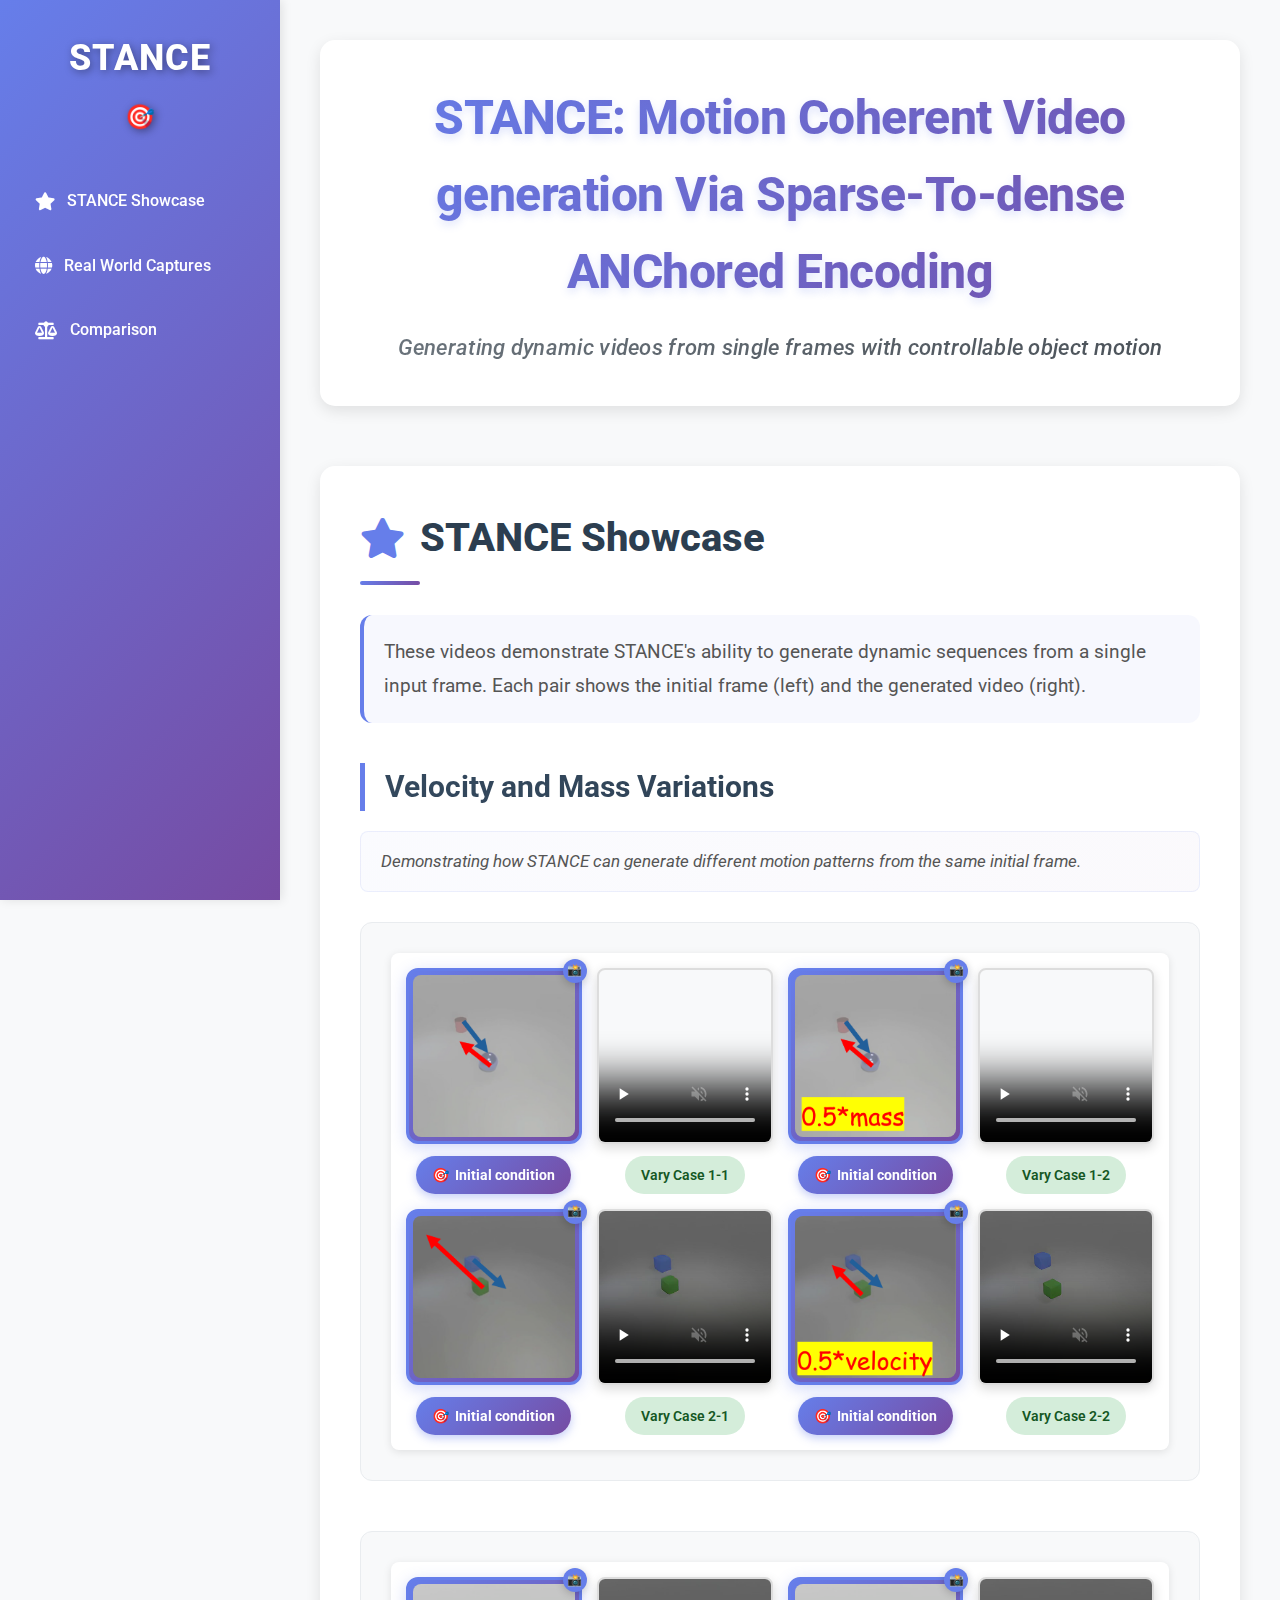
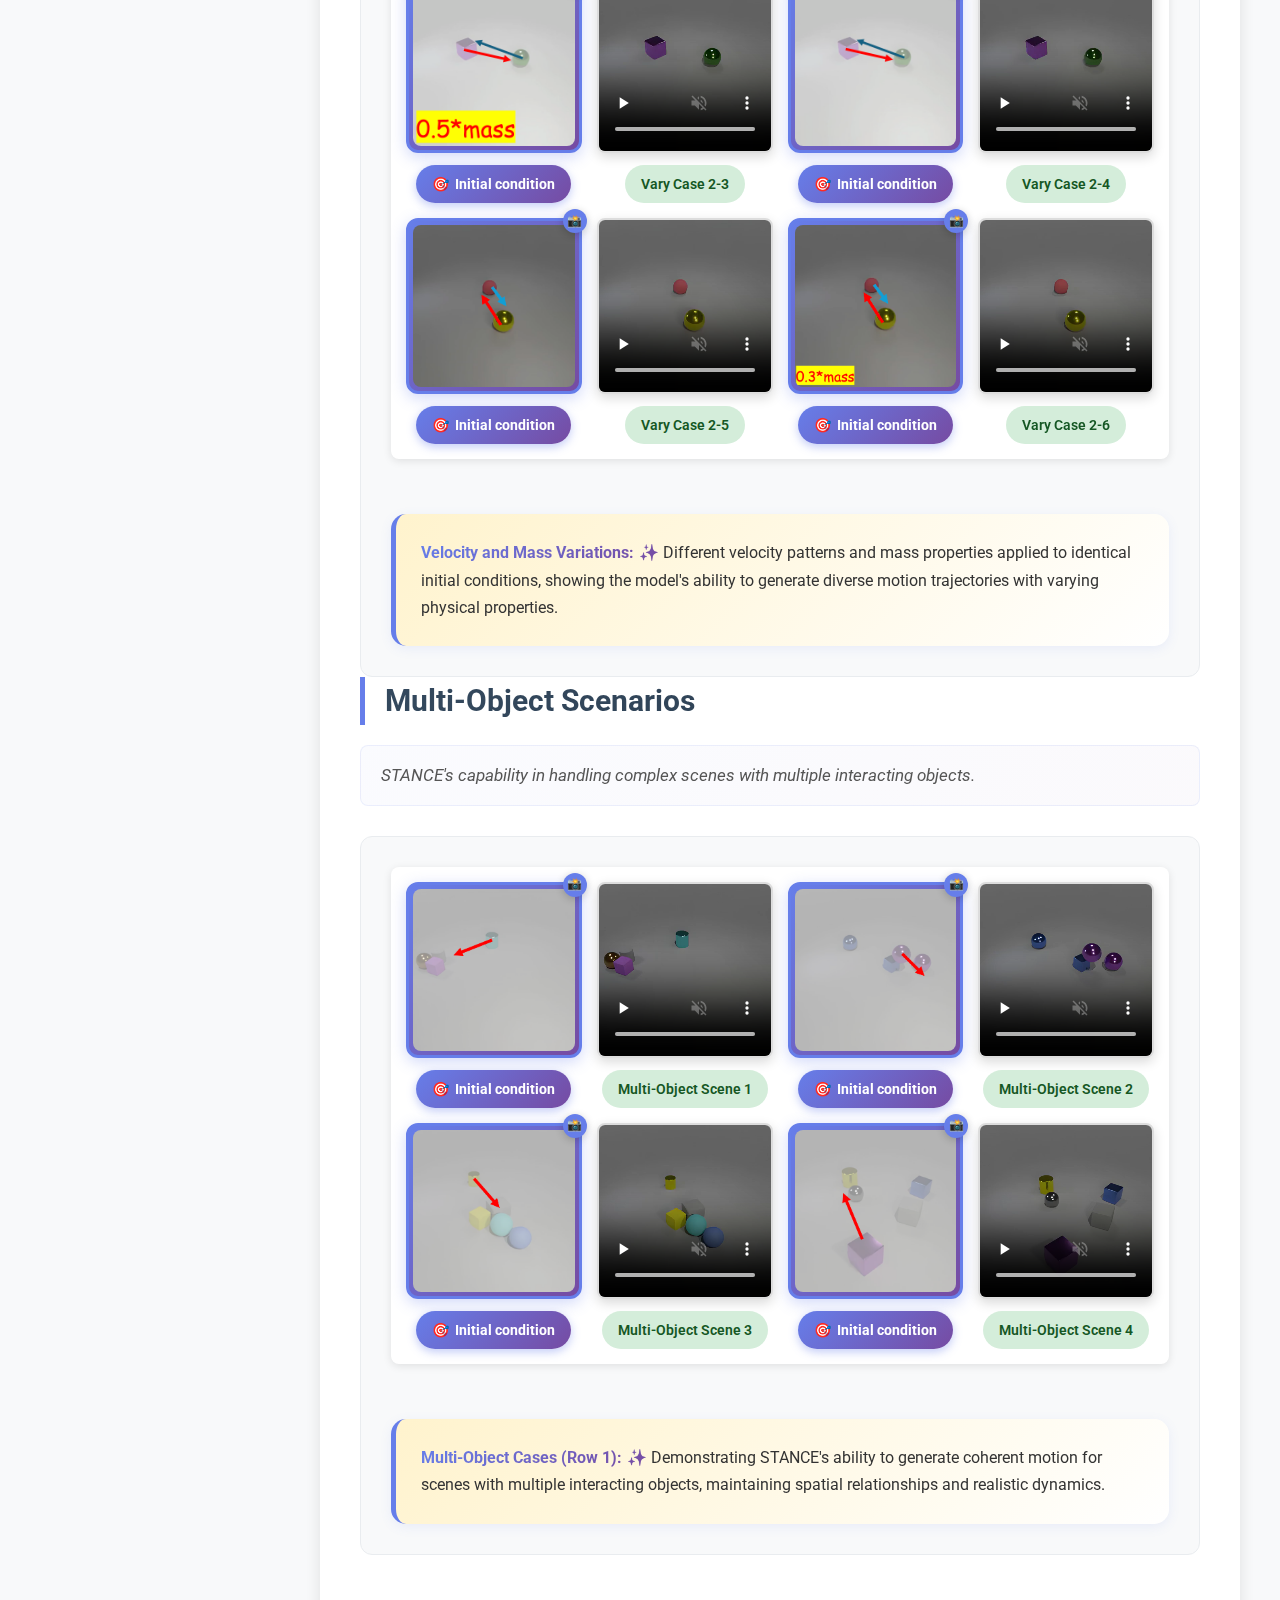
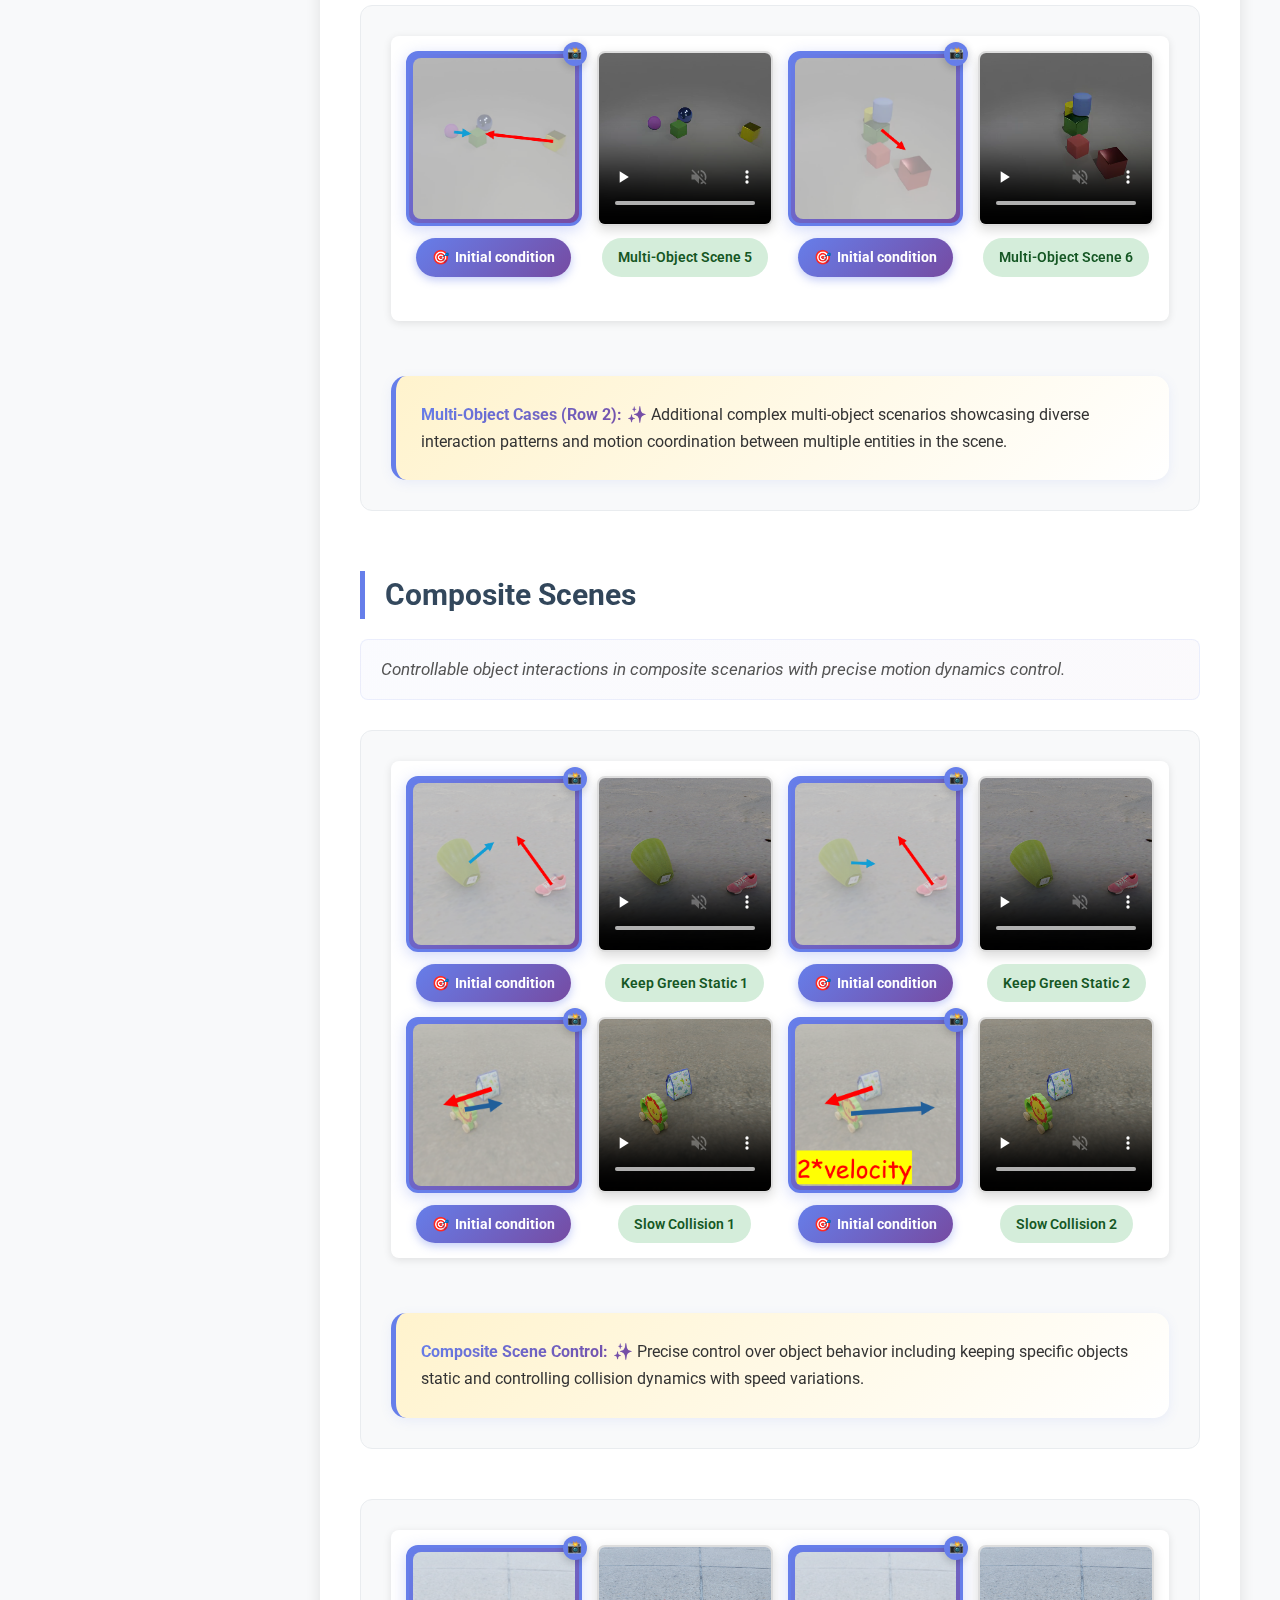
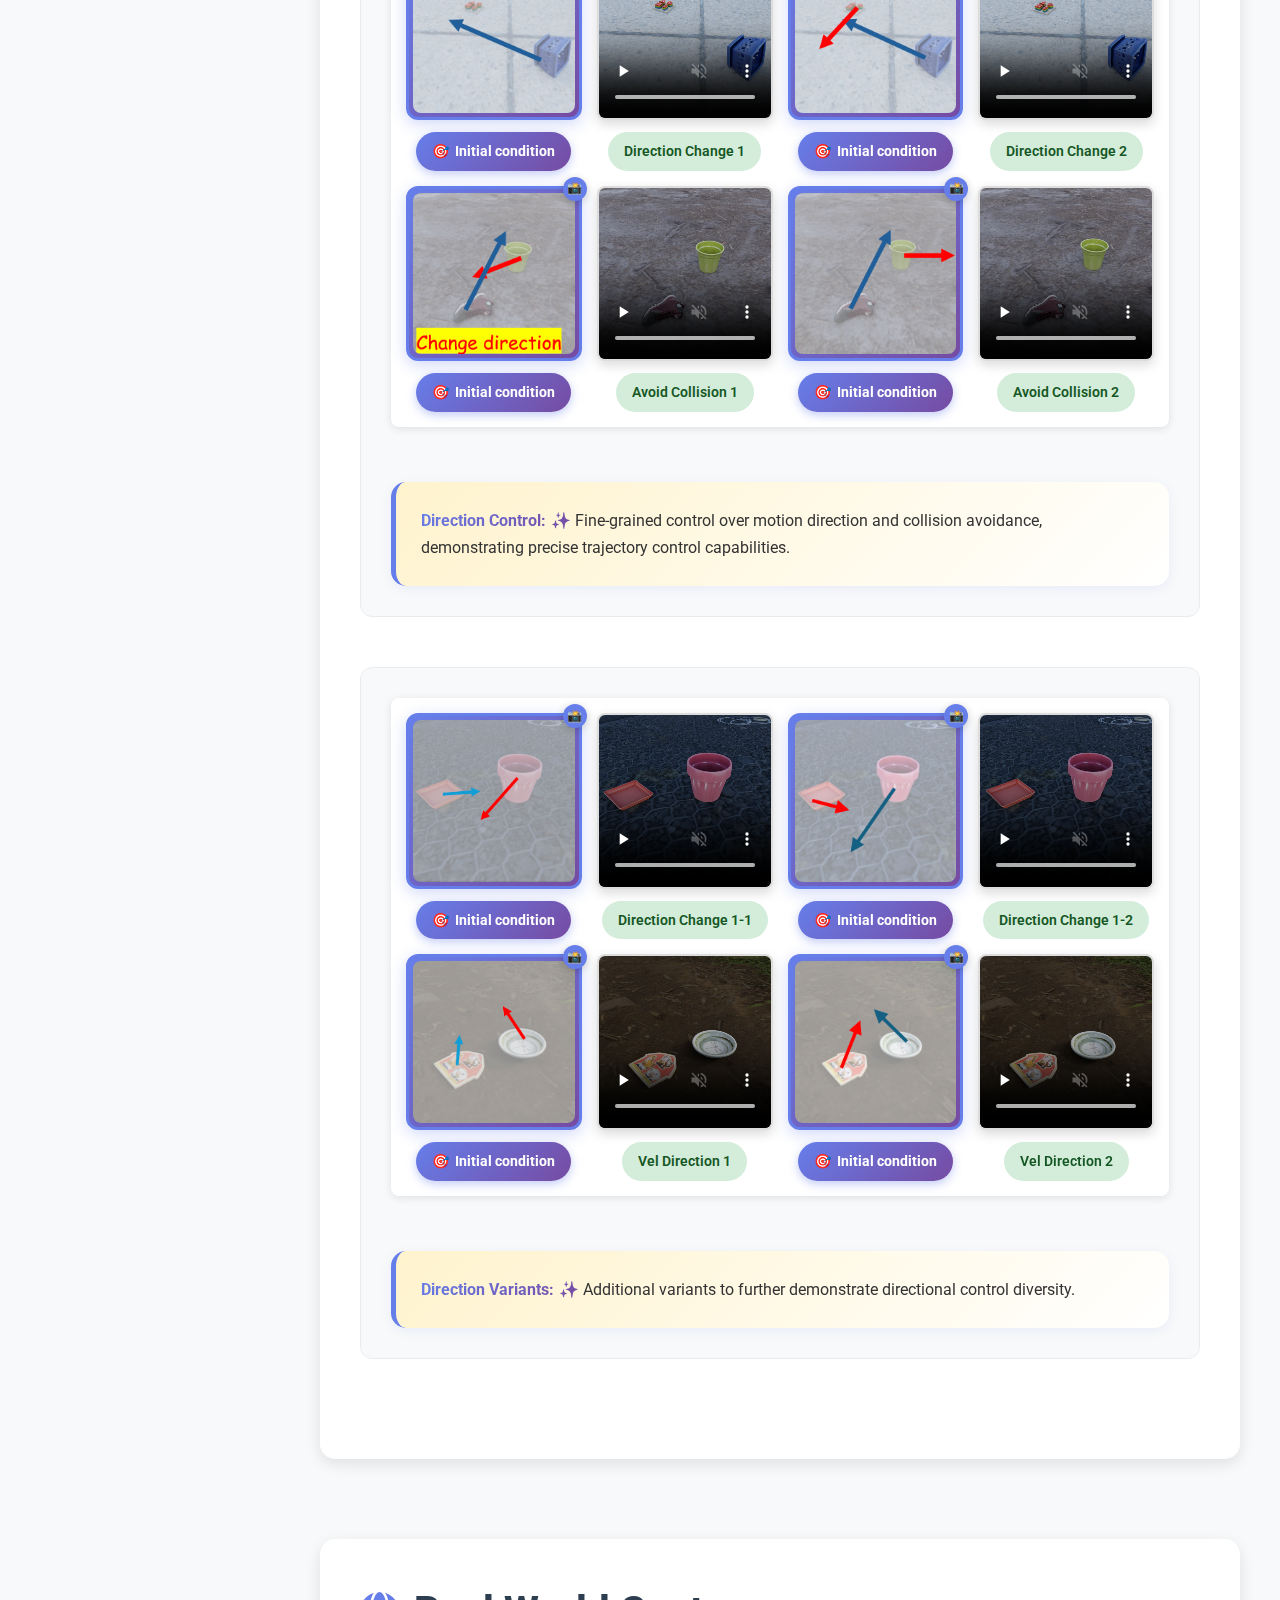
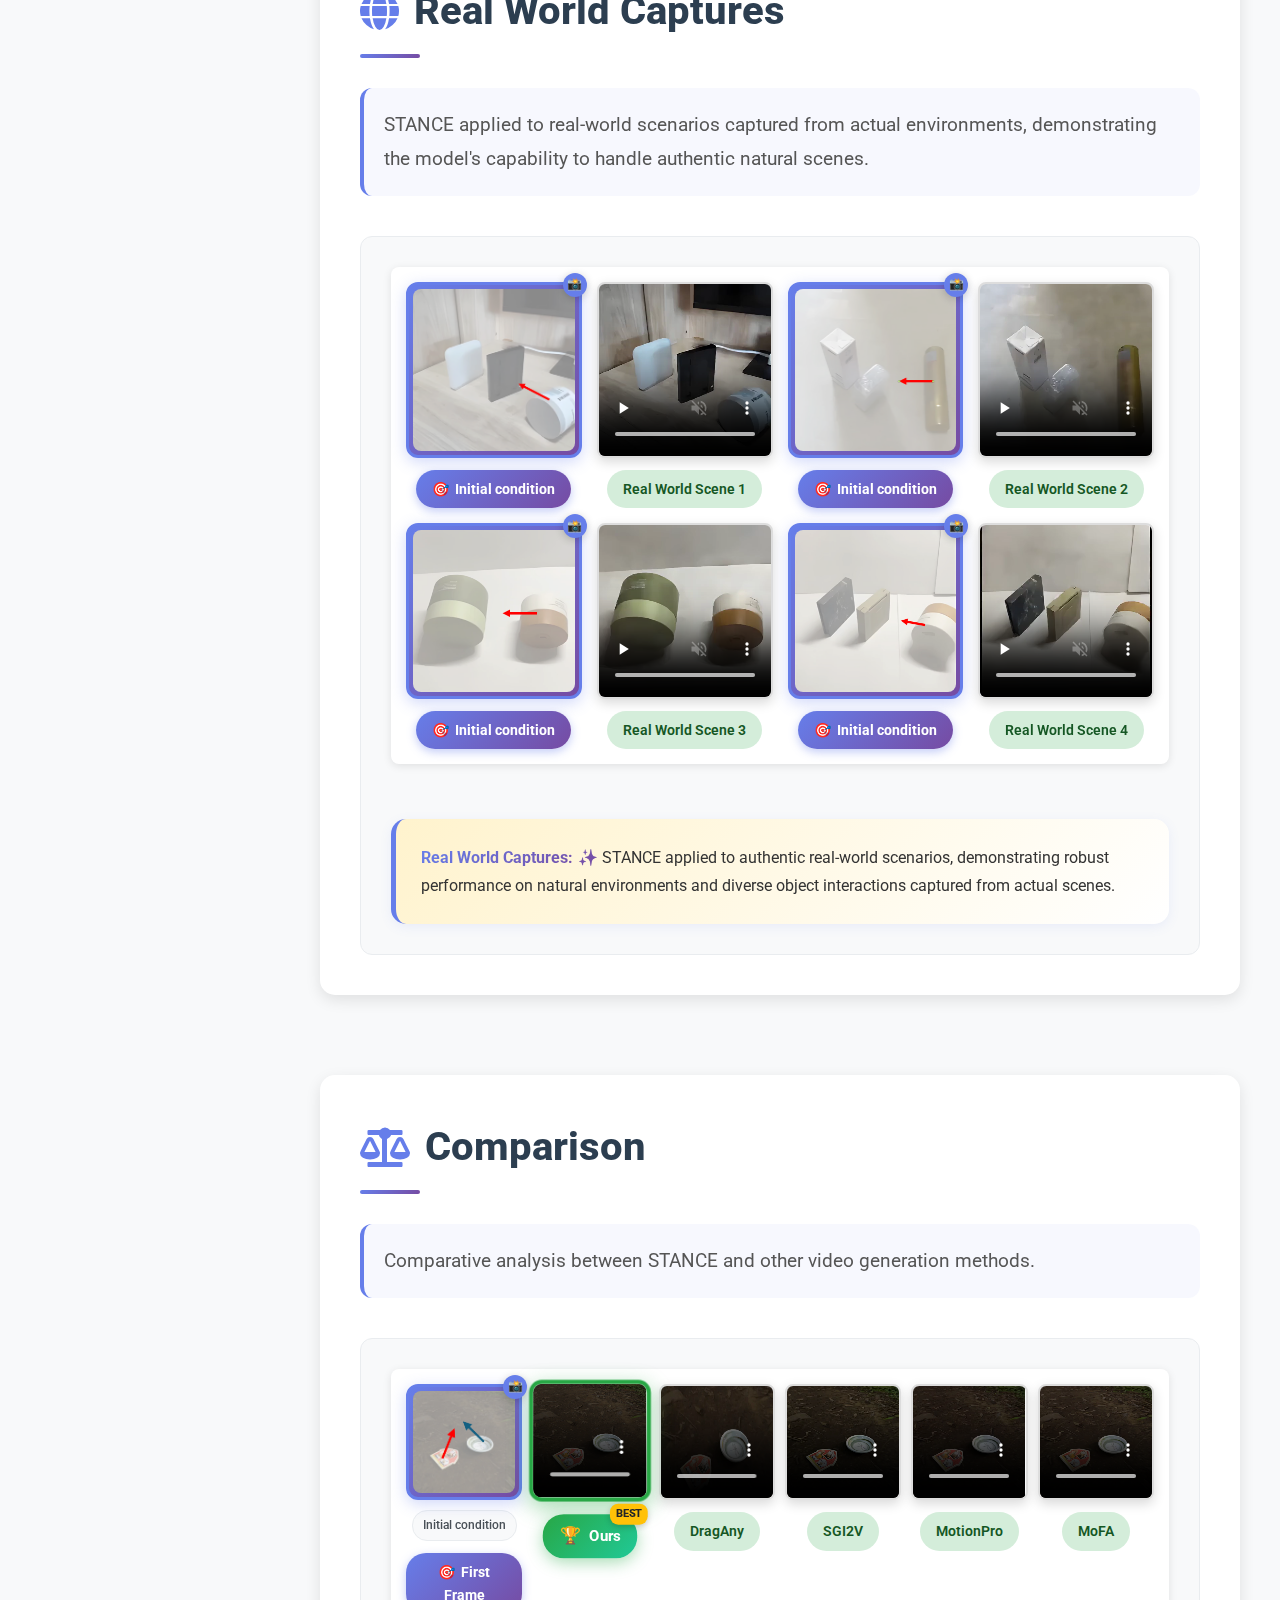
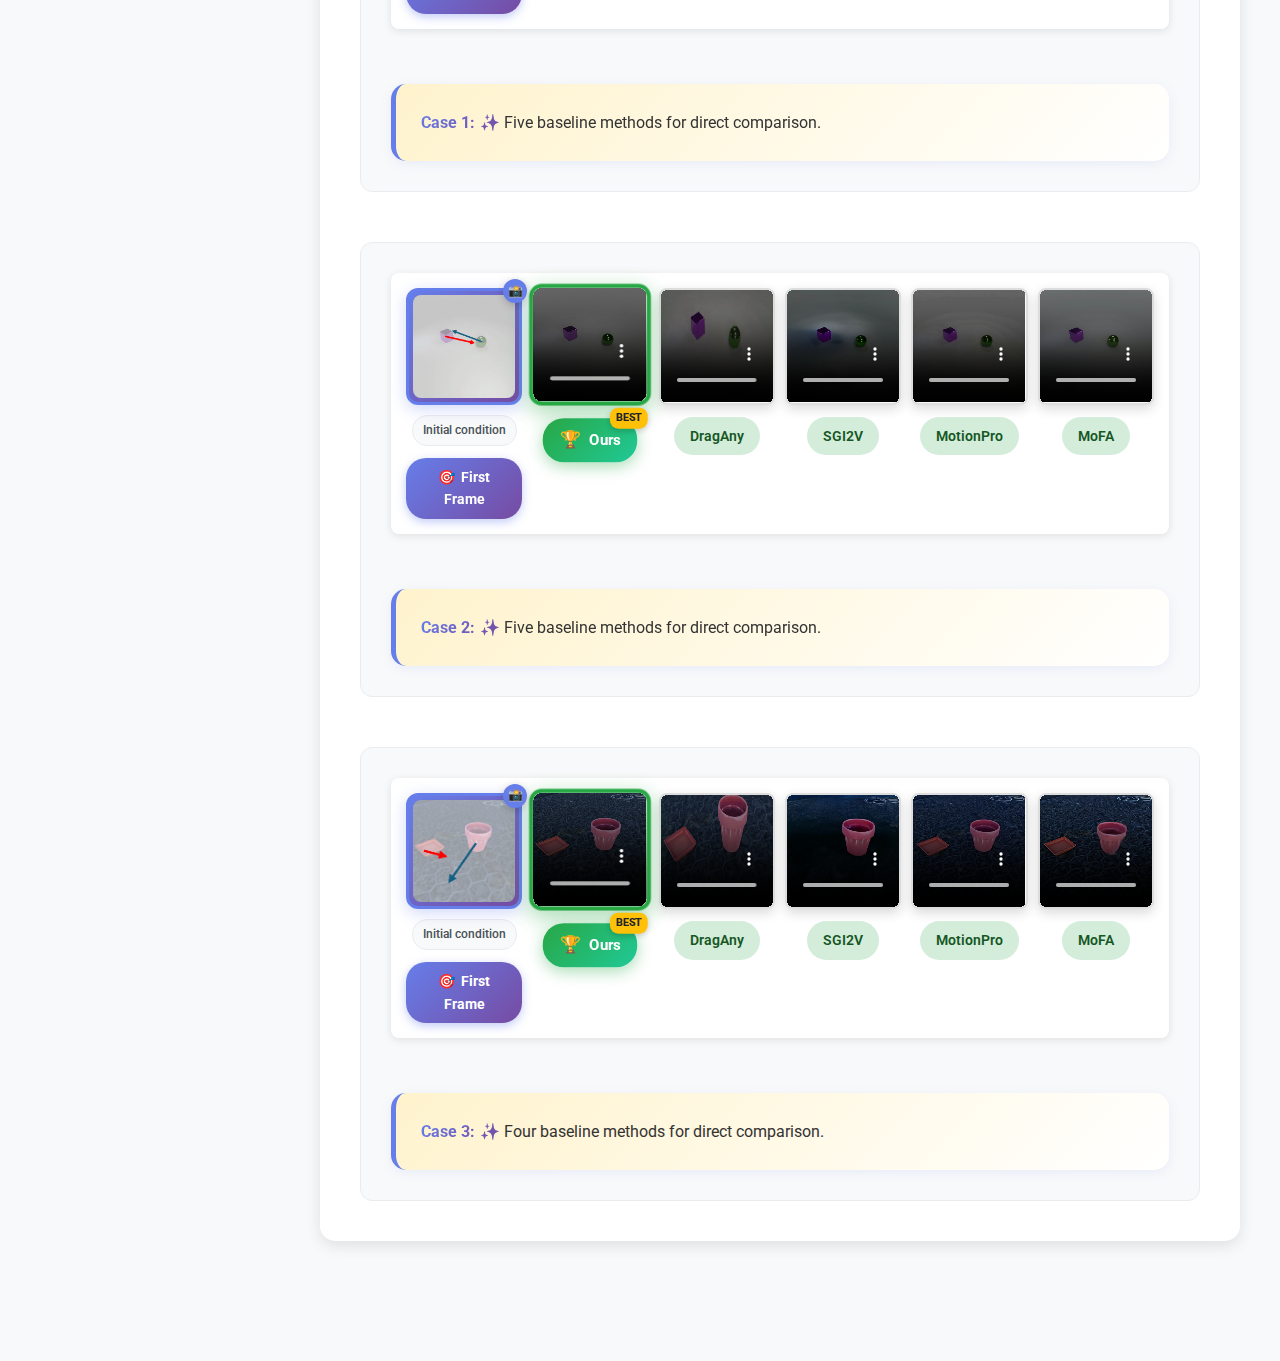
<file: index.html>
<!DOCTYPE html>
<html lang="en">
<head>
    <meta charset="UTF-8">
    <meta name="viewport" content="width=device-width, initial-scale=1.0">
    <title>STANCE: Showcase Videos</title>
    <link rel="stylesheet" href="https://fonts.googleapis.com/css2?family=Roboto:wght@400;500;700&family=Montserrat:wght@400;700&display=swap">
    <link rel="stylesheet" href="https://cdnjs.cloudflare.com/ajax/libs/font-awesome/5.15.3/css/all.min.css">
    <link rel="stylesheet" href="./styles.css">
</head>
<body>
    <div id="mobile-warning">
        For the best experience, it's better to use a desktop computer to view this website.
        <br>
        <button onclick="dismissWarning()">Continue</button>
    </div>
    
    <div class="sidebar">
        <h2 class="sidebar-title">STANCE</h2>
        <ul>
            <li><a href="#stance-showcase" class="nav-link"><i class="fas fa-star"></i> STANCE Showcase</a></li>
            <li><a href="#real-world" class="nav-link"><i class="fas fa-globe"></i> Real World Captures</a></li>
            <li><a href="#comparison" class="nav-link"><i class="fas fa-balance-scale"></i> Comparison</a></li>
            </ul>
    </div>
    
    <div class="content">
        <div id="paper-info" class="paper-info">
            <h1>STANCE: Motion Coherent Video generation Via Sparse-To-dense ANChored Encoding</h1>
            <p class="subtitle">Generating dynamic videos from single frames with controllable object motion</p>
            </div>

        <!-- STANCE Showcase Section -->
        <section id="stance-showcase" class="main-section">
            <h2><i class="fas fa-star"></i> STANCE Showcase</h2>
            <p class="section-description">
                These videos demonstrate STANCE's ability to generate dynamic sequences from a single input frame. 
                Each pair shows the initial frame (left) and the generated video (right).
            </p>
            
            <!-- Vary Subsection -->
            <div class="subsection">
                <h3>Velocity and Mass Variations</h3>
                <p class="subsection-description">Demonstrating how STANCE can generate different motion patterns from the same initial frame.</p>
                
                <div class="video-grid">
                    <!-- Vary Cases - First Row (4 videos) -->
                    <div class="video-pair">
                        <div class="video-row-four">
                            <div class="video-container-with-frame">
                                <div class="video-container-small">
                                    <div class="first-frame-placeholder">
                                        <img src="./assets/first_frame/stance_showcase/1.png" alt="First Frame" />
                                    </div>
                                    <div class="video-label">Initial condition</div>
                                </div>
                                <div class="video-container-small">
                                    <video controls loop muted>
                                        <source src="./assets/qualitative_video/vary/1/validation-0-0-24_bottom_left.mp4" type="video/mp4">
                                    </video>
                                    <div class="video-label">Vary Case 1-1</div>
                                </div>
            </div>  
                            <div class="video-container-with-frame">
                                <div class="video-container-small">
                                    <div class="first-frame-placeholder">
                                        <img src="./assets/first_frame/stance_showcase/2.png" alt="First Frame" />
            </div>
                                    <div class="video-label">Initial condition</div>
            </div>
                                <div class="video-container-small">
                                    <video controls loop muted>
                                        <source src="./assets/qualitative_video/vary/1/validation-0-0-25_bottom_left.mp4" type="video/mp4">
                    </video>
                                    <div class="video-label">Vary Case 1-2</div>
                                </div>
                            </div>
                            <div class="video-container-with-frame">
                                <div class="video-container-small">
                                    <div class="first-frame-placeholder">
                                        <img src="./assets/first_frame/stance_showcase/3.png" alt="First Frame" />
                                    </div>
                                    <div class="video-label">Initial condition</div>
                </div>
                                <div class="video-container-small">
                                    <video controls loop muted>
                                        <source src="./assets/qualitative_video/vary/2/validation-0-0-21_bottom_left.mp4" type="video/mp4">
                    </video>
                                    <div class="video-label">Vary Case 2-1</div>
                                </div>
                            </div>
                            <div class="video-container-with-frame">
                                <div class="video-container-small">
                                    <div class="first-frame-placeholder">
                                        <img src="./assets/first_frame/stance_showcase/4.png" alt="First Frame" />
                                    </div>
                                    <div class="video-label">Initial condition</div>
                </div>
                                <div class="video-container-small">
                                    <video controls loop muted>
                                        <source src="./assets/qualitative_video/vary/2/validation-0-0-46_bottom_left.mp4" type="video/mp4">
                    </video>
                                    <div class="video-label">Vary Case 2-2</div>
                                </div>
                            </div>
                        </div>
                </div>

                                        <!-- Vary Cases - Second Row (4 videos) -->
                    <div class="video-pair">
                        <div class="video-row-four">
                            <div class="video-container-with-frame">
                                <div class="video-container-small">
                                    <div class="first-frame-placeholder">
                                        <img src="./assets/first_frame/stance_showcase/5.png" alt="First Frame" />
                                    </div>
                                    <div class="video-label">Initial condition</div>
                                </div>
                                <div class="video-container-small">
                                    <video controls loop muted>
                                        <source src="./assets/qualitative_video/vary/3/validation-0-0-0_bottom_left.mp4" type="video/mp4">
                    </video>
                                    <div class="video-label">Vary Case 2-3</div>
                                </div>
                            </div>
                            <div class="video-container-with-frame">
                                <div class="video-container-small">
                                    <div class="first-frame-placeholder">
                                        <img src="./assets/first_frame/stance_showcase/6.png" alt="First Frame" />
                                    </div>
                                    <div class="video-label">Initial condition</div>
                </div>
                                <div class="video-container-small">
                                    <video controls loop muted>
                                        <source src="./assets/qualitative_video/vary/3/validation-0-0-26_bottom_left.mp4" type="video/mp4">
                    </video>
                                    <div class="video-label">Vary Case 2-4</div>
                                </div>
                            </div>
                            <div class="video-container-with-frame">
                                <div class="video-container-small">
                                    <div class="first-frame-placeholder">
                                        <img src="./assets/first_frame/stance_showcase/25.png" alt="First Frame" />
                                    </div>
                                    <div class="video-label">Initial condition</div>
                </div>
                                <div class="video-container-small">
                                    <video controls loop muted>
                                        <source src="./assets/qualitative_video/vary/4/22.mp4" type="video/mp4">
                    </video>
                                    <div class="video-label">Vary Case 2-5</div>
                                </div>
                            </div>
                            <div class="video-container-with-frame">
                                <div class="video-container-small">
                                    <div class="first-frame-placeholder">
                                        <img src="./assets/first_frame/stance_showcase/26.png" alt="First Frame" />
                </div>
                                    <div class="video-label">Initial condition</div>
                </div>
                                <div class="video-container-small">
                                    <video controls loop muted>
                                        <source src="./assets/qualitative_video/vary/4/33.mp4" type="video/mp4">
                    </video>
                                    <div class="video-label">Vary Case 2-6</div>
                </div>
                </div>
                </div>
                        <div class="pair-description">
                            <strong>Velocity and Mass Variations:</strong> Different velocity patterns and mass properties applied to identical initial conditions, showing the model's ability to generate diverse motion trajectories with varying physical properties.
                </div>
                </div>
            </div>

            <!-- Multi-Object Subsection -->
            <div class="subsection">
                <h3>Multi-Object Scenarios</h3>
                <p class="subsection-description">STANCE's capability in handling complex scenes with multiple interacting objects.</p>
                
                <div class="video-grid">
                    <!-- Multi-Object Row 1 -->
                    <div class="video-pair">
                        <div class="video-row-four">
                            <div class="video-container-with-frame">
                                <div class="video-container-small">
                                    <div class="first-frame-placeholder">
                                        <img src="./assets/first_frame/stance_showcase/7.png" alt="First Frame" />
                                    </div>
                                    <div class="video-label">Initial condition</div>
            </div>
                                <div class="video-container-small">
                                    <video controls loop muted>
                                        <source src="./assets/qualitative_video/multi_obj/validation-0-0-11_bottom_left.mp4" type="video/mp4">
                    </video>
                                    <div class="video-label">Multi-Object Scene 1</div>
                                </div>
                            </div>
                            <div class="video-container-with-frame">
                                <div class="video-container-small">
                                    <div class="first-frame-placeholder">
                                        <img src="./assets/first_frame/stance_showcase/8.png" alt="First Frame" />
                                    </div>
                                    <div class="video-label">Initial condition</div>
                </div>
                                <div class="video-container-small">
                                    <video controls loop muted>
                                        <source src="./assets/qualitative_video/multi_obj/validation-0-1-5_bottom_left.mp4" type="video/mp4">
                    </video>
                                    <div class="video-label">Multi-Object Scene 2</div>
                                </div>
                            </div>
                            <div class="video-container-with-frame">
                                <div class="video-container-small">
                                    <div class="first-frame-placeholder">
                                        <img src="./assets/first_frame/stance_showcase/9.png" alt="First Frame" />
                                    </div>
                                    <div class="video-label">Initial condition</div>
                </div>
                                <div class="video-container-small">
                                    <video controls loop muted>
                                        <source src="./assets/qualitative_video/multi_obj/validation-0-2-14_bottom_left.mp4" type="video/mp4">
                    </video>
                                    <div class="video-label">Multi-Object Scene 3</div>
                </div>
            </div>
                            <div class="video-container-with-frame">
                                <div class="video-container-small">
                                    <div class="first-frame-placeholder">
                                        <img src="./assets/first_frame/stance_showcase/10.png" alt="First Frame" />
                                    </div>
                                    <div class="video-label">Initial condition</div>
            </div>
                                <div class="video-container-small">
                                    <video controls loop muted>
                                        <source src="./assets/qualitative_video/multi_obj/validation-0-3-23_bottom_left.mp4" type="video/mp4">
                    </video>
                                    <div class="video-label">Multi-Object Scene 4</div>
                                </div>
                            </div>
                </div>
                        <div class="pair-description">
                            <strong>Multi-Object Cases (Row 1):</strong> Demonstrating STANCE's ability to generate coherent motion for scenes with multiple interacting objects, maintaining spatial relationships and realistic dynamics.
                </div>
                </div>

                    <!-- Multi-Object Row 2 -->
                    <div class="video-pair">
                        <div class="video-row-four">
                            <div class="video-container-with-frame">
                                <div class="video-container-small">
                                    <div class="first-frame-placeholder">
                                        <img src="./assets/first_frame/stance_showcase/11.png" alt="First Frame" />
                                    </div>
                                    <div class="video-label">Initial condition</div>
                                </div>
                                <div class="video-container-small">
                                    <video controls loop muted>
                                        <source src="./assets/qualitative_video/multi_obj/validation-0-4-21_bottom_left.mp4" type="video/mp4">
                    </video>
                                    <div class="video-label">Multi-Object Scene 5</div>
                                </div>
                            </div>
                            <div class="video-container-with-frame">
                                <div class="video-container-small">
                                    <div class="first-frame-placeholder">
                                        <img src="./assets/first_frame/stance_showcase/12.png" alt="First Frame" />
                                    </div>
                                    <div class="video-label">Initial condition</div>
                </div>
                                <div class="video-container-small">
                                    <video controls loop muted>
                                        <source src="./assets/qualitative_video/multi_obj/validation-0-6-7_bottom_left.mp4" type="video/mp4">
                    </video>
                                    <div class="video-label">Multi-Object Scene 6</div>
                                </div>
                            </div>
                            <!-- Empty slots for consistent layout -->
                            <div class="video-container-with-frame" style="visibility: hidden;">
                                <div class="first-frame-placeholder"></div>
                                <div class="video-container-small"></div>
                            </div>
                            <div class="video-container-with-frame" style="visibility: hidden;">
                                <div class="first-frame-placeholder"></div>
                                <div class="video-container-small"></div>
                            </div>
                </div>
                        <div class="pair-description">
                            <strong>Multi-Object Cases (Row 2):</strong> Additional complex multi-object scenarios showcasing diverse interaction patterns and motion coordination between multiple entities in the scene.
                </div>
                </div>
                </div>
            </div>

            <!-- Composite Scenes Subsection -->
            <div class="subsection">
                <h3>Composite Scenes</h3>
                <p class="subsection-description">Controllable object interactions in composite scenarios with precise motion dynamics control.</p>
                
                <div class="video-grid">
                    <!-- Keep Green Object Static -->
                    <div class="video-pair">
                        <div class="video-row-four">
                            <div class="video-container-with-frame">
                                <div class="video-container-small">
                                    <div class="first-frame-placeholder">
                                        <img src="./assets/first_frame/stance_showcase/13.png" alt="First Frame" />
                                    </div>
                                    <div class="video-label">Initial condition</div>
                                </div>
                                <div class="video-container-small">
                                    <video controls loop muted>
                                        <source src="./assets/qualitative_video/realistic_case/让绿色不动/tmp_4fb6a50c_4_7e87bb2c.mp4" type="video/mp4">
                                    </video>
                                    <div class="video-label">Keep Green Static 1</div>
                                </div>
                            </div>
                            <div class="video-container-with-frame">
                                <div class="video-container-small">
                                    <div class="first-frame-placeholder">
                                        <img src="./assets/first_frame/stance_showcase/14.png" alt="First Frame" />
                                    </div>
                                    <div class="video-label">Initial condition</div>
                                </div>
                                <div class="video-container-small">
                                    <video controls loop muted>
                                        <source src="./assets/qualitative_video/realistic_case/让绿色不动/tmp_4fb6a50c_5_1673c181.mp4" type="video/mp4">
                    </video>
                                    <div class="video-label">Keep Green Static 2</div>
                                </div>
                            </div>
                            <div class="video-container-with-frame">
                                <div class="video-container-small">
                                    <div class="first-frame-placeholder">
                                        <img src="./assets/first_frame/stance_showcase/15.png" alt="First Frame" />
                                    </div>
                                    <div class="video-label">Initial condition</div>
                </div>
                                <div class="video-container-small">
                                    <video controls loop muted>
                                        <source src="./assets/qualitative_video/realistic_case/速度变慢，撞到一起/tmp_59cab502_3_d4370a65.mp4" type="video/mp4">
                    </video>
                                    <div class="video-label">Slow Collision 1</div>
                                </div>
                            </div>
                            <div class="video-container-with-frame">
                                <div class="video-container-small">
                                    <div class="first-frame-placeholder">
                                        <img src="./assets/first_frame/stance_showcase/16.png" alt="First Frame" />
                                    </div>
                                    <div class="video-label">Initial condition</div>
                </div>
                                <div class="video-container-small">
                                    <video controls loop muted>
                                        <source src="./assets/qualitative_video/realistic_case/速度变慢，撞到一起/tmp_59cab502_4_142b6527.mp4" type="video/mp4">
                    </video>
                                    <div class="video-label">Slow Collision 2</div>
                                </div>
                            </div>
            </div>

                        <div class="pair-description">
                            <strong>Composite Scene Control:</strong> Precise control over object behavior including keeping specific objects static and controlling collision dynamics with speed variations.
                        </div>
                    </div>

                    <!-- Direction Control -->
                    <div class="video-pair">
                        <div class="video-row-four">
                            <div class="video-container-with-frame">
                                <div class="video-container-small">
                                    <div class="first-frame-placeholder">
                                        <img src="./assets/first_frame/stance_showcase/17.png" alt="First Frame" />
                                    </div>
                                    <div class="video-label">Initial condition</div>
                                </div>
                                <div class="video-container-small">
                                    <video controls loop muted>
                                        <source src="./assets/qualitative_video/realistic_case/改变速度方向/tmp_65cb3c85_4_5291d291.mp4" type="video/mp4">
                                    </video>
                                    <div class="video-label">Direction Change 1</div>
                                </div>
                            </div>
                            <div class="video-container-with-frame">
                                <div class="video-container-small">
                                    <div class="first-frame-placeholder">
                                        <img src="./assets/first_frame/stance_showcase/18.png" alt="First Frame" />
                                    </div>
                                    <div class="video-label">Initial condition</div>
                                </div>
                                <div class="video-container-small">
                                    <video controls loop muted>
                                        <source src="./assets/qualitative_video/realistic_case/改变速度方向/tmp_65cb3c85_0_6b8a4043.mp4" type="video/mp4">
                    </video>
                                    <div class="video-label">Direction Change 2</div>
                                </div>
                            </div>
                            <div class="video-container-with-frame">
                                <div class="video-container-small">
                                    <div class="first-frame-placeholder">
                                        <img src="./assets/first_frame/stance_showcase/19.png" alt="First Frame" />
                                    </div>
                                    <div class="video-label">Initial condition</div>
                </div>
                                <div class="video-container-small">
                                    <video controls loop muted>
                                        <source src="./assets/qualitative_video/realistic_case/vary速度方向，没撞上/tmp_6cbdc52e_5_00761c16.mp4" type="video/mp4">
                    </video>
                                    <div class="video-label">Avoid Collision 1</div>
                                </div>
                            </div>
                            <div class="video-container-with-frame">
                                <div class="video-container-small">
                                    <div class="first-frame-placeholder">
                                        <img src="./assets/first_frame/stance_showcase/20.png" alt="First Frame" />
                                    </div>
                                    <div class="video-label">Initial condition</div>
                </div>
                                <div class="video-container-small">
                                    <video controls loop muted>
                                        <source src="./assets/qualitative_video/realistic_case/vary速度方向，没撞上/tmp_6cbdc52e_3_d223f6a6.mp4" type="video/mp4">
                    </video>
                                    <div class="video-label">Avoid Collision 2</div>
                                </div>
                            </div>
                        </div>
                        <div class="pair-description">
                            <strong>Direction Control:</strong> Fine-grained control over motion direction and collision avoidance, demonstrating precise trajectory control capabilities.
                </div>
            </div>

                    <!-- Additional Direction Variants -->
                    <div class="video-pair">
                        <div class="video-row-four">
                            <div class="video-container-with-frame">
                                <div class="video-container-small">
                                    <div class="first-frame-placeholder">
                                        <img src="./assets/first_frame/stance_showcase/21.png" alt="First Frame" />
                                    </div>
                                    <div class="video-label">Initial condition</div>
                                </div>
                                <div class="video-container-small">
                                    <video controls loop muted>
                                        <source src="./assets/qualitative_video/realistic_case/改变速度方向_1/tmp_4c34f81c_4_2686137b.mp4" type="video/mp4">
                                    </video>
                                    <div class="video-label">Direction Change 1-1</div>
                                </div>
                            </div>
                            <div class="video-container-with-frame">
                                <div class="video-container-small">
                                    <div class="first-frame-placeholder">
                                        <img src="./assets/first_frame/stance_showcase/22.png" alt="First Frame" />
                                    </div>
                                    <div class="video-label">Initial condition</div>
            </div>
                                <div class="video-container-small">
                                    <video controls loop muted>
                                        <source src="./assets/qualitative_video/realistic_case/改变速度方向_1/tmp_4c34f81c_3_e96c6d9b.mp4" type="video/mp4">
                    </video>
                                    <div class="video-label">Direction Change 1-2</div>
                                </div>
                            </div>
                            <div class="video-container-with-frame">
                                <div class="video-container-small">
                                    <div class="first-frame-placeholder">
                                        <img src="./assets/first_frame/stance_showcase/23.png" alt="First Frame" />
                                    </div>
                                    <div class="video-label">Initial condition</div>
                </div>
                                <div class="video-container-small">
                                    <video controls loop muted>
                                        <source src="./assets/qualitative_video/realistic_case/改变vel方向/tmp_35797f71_3_92230724.mp4" type="video/mp4">
                    </video>
                                    <div class="video-label">Vel Direction 1</div>
                                </div>
                            </div>
                            <div class="video-container-with-frame">
                                <div class="video-container-small">
                                    <div class="first-frame-placeholder">
                                        <img src="./assets/first_frame/stance_showcase/24.png" alt="First Frame" />
                                    </div>
                                    <div class="video-label">Initial condition</div>
                </div>
                                <div class="video-container-small">
                                    <video controls loop muted>
                                        <source src="./assets/qualitative_video/realistic_case/改变vel方向/tmp_35797f71_1_c6707bc1.mp4" type="video/mp4">
                    </video>
                                    <div class="video-label">Vel Direction 2</div>
                                </div>
                            </div>
                        </div>
                        <div class="pair-description">
                            <strong>Direction Variants:</strong> Additional variants to further demonstrate directional control diversity.
                        </div>
                    </div>
                </div>
            </div>
        </section>



        <!-- Real World Captures Section -->
        <section id="real-world" class="main-section">
            <h2><i class="fas fa-globe"></i> Real World Captures</h2>
            <p class="section-description">
                STANCE applied to real-world scenarios captured from actual environments, demonstrating the model's capability to handle authentic natural scenes.
            </p>
            
            <div class="video-grid">
                <div class="video-pair">
                    <div class="video-row-four">
                        <div class="video-container-with-frame">
                            <div class="video-container-small">
                                    <div class="first-frame-placeholder">
                                        <img src="./assets/first_frame/real_capture/real_1.png" alt="First Frame" />
                                    </div>
                                    <div class="video-label">Initial condition</div>
                                </div>
                                <div class="video-container-small">
                                <video controls loop muted>
                                    <source src="./assets/real_world_video/validation-55400-0-0_bottom_right.mp4" type="video/mp4">
                                </video>
                                <div class="video-label">Real World Scene 1</div>
                            </div>
                        </div>
                        <div class="video-container-with-frame">
                            <div class="video-container-small">
                                    <div class="first-frame-placeholder">
                                        <img src="./assets/first_frame/real_capture/real_2.png" alt="First Frame" />
                                    </div>
                                    <div class="video-label">Initial condition</div>
            </div>
                                <div class="video-container-small">
                                <video controls loop muted>
                                    <source src="./assets/real_world_video/validation-55400-1-1_bottom_right.mp4" type="video/mp4">
                    </video>
                                <div class="video-label">Real World Scene 2</div>
                            </div>
                        </div>
                        <div class="video-container-with-frame">
                            <div class="video-container-small">
                                    <div class="first-frame-placeholder">
                                        <img src="./assets/first_frame/real_capture/real_3.png" alt="First Frame" />
                                    </div>
                                    <div class="video-label">Initial condition</div>
                </div>
                                <div class="video-container-small">
                                <video controls loop muted>
                                    <source src="./assets/real_world_video/validation-55400-2-2_bottom_right.mp4" type="video/mp4">
                    </video>
                                <div class="video-label">Real World Scene 3</div>
                            </div>
                        </div>
                        <div class="video-container-with-frame">
                            <div class="video-container-small">
                                    <div class="first-frame-placeholder">
                                        <img src="./assets/first_frame/real_capture/real_4.png" alt="First Frame" />
                                    </div>
                                    <div class="video-label">Initial condition</div>
                </div>
                                <div class="video-container-small">
                                <video controls loop muted>
                                    <source src="./assets/real_world_video/validation-55400-3-3_bottom_right.mp4" type="video/mp4">
                    </video>
                                <div class="video-label">Real World Scene 4</div>
                            </div>
                        </div>
                    </div>
                    <div class="pair-description">
                        <strong>Real World Captures:</strong> STANCE applied to authentic real-world scenarios, demonstrating robust performance on natural environments and diverse object interactions captured from actual scenes.
                    </div>
                </div>
            </div>
        </section>
        
        <!-- Comparison Section -->
        <section id="comparison" class="main-section">
            <h2><i class="fas fa-balance-scale"></i> Comparison</h2>
            <p class="section-description">
                Comparative analysis between STANCE and other video generation methods.
            </p>
            
            <div class="video-grid">
                <!-- Comparison Case 1 -->
                <div class="video-pair">
                    <div class="video-row-four no-wrap">
                        <div class="video-container-small">
                            <div class="first-frame-placeholder">
                                <img src="./assets/first_frame/comparison/1.png" alt="First Frame" />
                            </div>
                            <div class="frame-label">Initial condition</div>
                            <div class="video-label">First Frame</div>
                        </div>
                        <div class="video-container-small video-container-our">
                            <video controls loop muted>
                                <source src="./assets/comparison_video/case_1/our_1.mp4" type="video/mp4">
                            </video>
                            <div class="video-label">Ours</div>
                        </div>
                        <div class="video-container-small">
                            <video controls loop muted>
                                <source src="./assets/comparison_video/case_1/dragany_1.mp4" type="video/mp4">
                            </video>
                            <div class="video-label">DragAny</div>
                        </div>
                        <div class="video-container-small">
                            <video controls loop muted>
                                <source src="./assets/comparison_video/case_1/sgi2v_1.mp4" type="video/mp4">
                            </video>
                            <div class="video-label">SGI2V</div>
                        </div>
                        <div class="video-container-small">
                            <video controls loop muted>
                                <source src="./assets/comparison_video/case_1/motion_pro_1.mp4" type="video/mp4">
                            </video>
                            <div class="video-label">MotionPro</div>
                        </div>
                        <div class="video-container-small">
                            <video controls loop muted>
                                <source src="./assets/comparison_video/case_1/mofa_1.mp4" type="video/mp4">
                            </video>
                            <div class="video-label">MoFA</div>
                        </div>
                    </div>
                    <div class="pair-description">
                        <strong>Case 1:</strong> Five baseline methods for direct comparison.
                    </div>
                </div>

                <!-- Comparison Case 2 -->
                <div class="video-pair">
                    <div class="video-row-four no-wrap">
                        <div class="video-container-small">
                            <div class="first-frame-placeholder">
                                <img src="./assets/first_frame/comparison/2.png" alt="First Frame" />
                            </div>
                            <div class="frame-label">Initial condition</div>
                            <div class="video-label">First Frame</div>
                        </div>
                        <div class="video-container-small video-container-our">
                            <video controls loop muted>
                                <source src="./assets/comparison_video/case_2/our_2.mp4" type="video/mp4">
                            </video>
                            <div class="video-label">Ours</div>
                        </div>
                        <div class="video-container-small">
                            <video controls loop muted>
                                <source src="./assets/comparison_video/case_2/dragany_2.mp4" type="video/mp4">
                            </video>
                            <div class="video-label">DragAny</div>
                        </div>
                        <div class="video-container-small">
                            <video controls loop muted>
                                <source src="./assets/comparison_video/case_2/sgi2v_2.mp4" type="video/mp4">
                            </video>
                            <div class="video-label">SGI2V</div>
                        </div>
                        <div class="video-container-small">
                            <video controls loop muted>
                                <source src="./assets/comparison_video/case_2/motion_pro_2.mp4" type="video/mp4">
                            </video>
                            <div class="video-label">MotionPro</div>
                        </div>
                        <div class="video-container-small">
                            <video controls loop muted>
                                <source src="./assets/comparison_video/case_2/mofa_2.mp4" type="video/mp4">
                            </video>
                            <div class="video-label">MoFA</div>
                        </div>
                    </div>
                    <div class="pair-description">
                        <strong>Case 2:</strong> Five baseline methods for direct comparison.
                    </div>
                </div>

                <!-- Comparison Case 3 -->
                <div class="video-pair">
                    <div class="video-row-four no-wrap">
                        <div class="video-container-small">
                            <div class="first-frame-placeholder">
                                <img src="./assets/first_frame/comparison/3.png" alt="First Frame" />
                            </div>
                            <div class="frame-label">Initial condition</div>
                            <div class="video-label">First Frame</div>
                        </div>
                        <div class="video-container-small video-container-our">
                            <video controls loop muted>
                                <source src="./assets/comparison_video/case_3/our_3.mp4" type="video/mp4">
                            </video>
                            <div class="video-label">Ours</div>
                        </div>
                        <div class="video-container-small">
                            <video controls loop muted>
                                <source src="./assets/comparison_video/case_3/dragany_3.mp4" type="video/mp4">
                            </video>
                            <div class="video-label">DragAny</div>
                        </div>
                        <div class="video-container-small">
                            <video controls loop muted>
                                <source src="./assets/comparison_video/case_3/sgi2v_3.mp4" type="video/mp4">
                            </video>
                            <div class="video-label">SGI2V</div>
                        </div>
                        <div class="video-container-small">
                            <video controls loop muted>
                                <source src="./assets/comparison_video/case_3/motion_pro_3.mp4" type="video/mp4">
                            </video>
                            <div class="video-label">MotionPro</div> 
                        </div>
                        <div class="video-container-small">
                            <video controls loop muted>
                                <source src="./assets/comparison_video/case_3/mofa_3.mp4" type="video/mp4">
                            </video>
                            <div class="video-label">MoFA</div>
                        </div>
                    </div>
                    <div class="pair-description">
                        <strong>Case 3:</strong> Four baseline methods for direct comparison.
                    </div>
                </div>
            </div>
        </section>
    </div>

    <script src="./script.js"></script>
</body>
</html>
</file>
<file: styles.css>
/* Reset and base styles */
* {
    margin: 0;
    padding: 0;
    box-sizing: border-box;
}

body {
    font-family: 'Roboto', sans-serif;
    line-height: 1.6;
    color: #333;
    background-color: #f8f9fa;
    margin: 0;
    overflow-x: hidden;
}

/* Mobile warning */
#mobile-warning {
    display: none;
    position: fixed;
    top: 0;
    left: 0;
    width: 100%;
    height: 100%;
    background-color: rgba(0, 0, 0, 0.8);
    color: white;
    text-align: center;
    padding: 50px 20px;
    z-index: 10000;
    justify-content: center;
    align-items: center;
    flex-direction: column;
}

#mobile-warning button {
    margin-top: 20px;
    padding: 10px 20px;
    background-color: #007bff;
    color: white;
    border: none;
    border-radius: 5px;
    cursor: pointer;
    font-size: 16px;
}

#mobile-warning button:hover {
    background-color: #0056b3;
}

@media (max-width: 768px) {
    #mobile-warning {
        display: flex;
    }
}

/* Sidebar */
.sidebar {
    position: fixed;
    top: 0;
    left: 0;
    width: 280px;
    height: 100vh;
    background: linear-gradient(135deg, #667eea 0%, #764ba2 100%);
    color: white;
    padding: 30px 20px;
    overflow-y: auto;
    z-index: 1000;
    box-shadow: 2px 0 10px rgba(0, 0, 0, 0.1);
}

.sidebar-title {
    font-size: 36px;
    font-weight: 800;
    margin-bottom: 40px;
    text-align: center;
    color: white;
    text-shadow: 2px 2px 8px rgba(0, 0, 0, 0.4);
    letter-spacing: 1px;
    position: relative;
}

.sidebar-title::after {
    content: "🎯";
    display: block;
    font-size: 24px;
    margin-top: 10px;
    animation: pulse 2s infinite;
}

@keyframes pulse {
    0%, 100% { transform: scale(1); }
    50% { transform: scale(1.1); }
}

.sidebar ul {
    list-style: none;
}

.sidebar li {
    margin-bottom: 15px;
}

.nav-link {
    display: flex;
    align-items: center;
    padding: 12px 15px;
    color: white;
    text-decoration: none;
    border-radius: 8px;
    transition: all 0.3s ease;
    font-size: 16px;
    font-weight: 500;
}

.nav-link:hover {
    background-color: rgba(255, 255, 255, 0.2);
    transform: translateX(5px);
}

.nav-link i {
    margin-right: 12px;
    font-size: 18px;
}

/* Main content */
.content {
    margin-left: 280px;
    padding: 40px;
    min-height: 100vh;
}

/* Paper info section */
.paper-info {
    text-align: center;
    margin-bottom: 60px;
    padding: 40px;
    background: white;
    border-radius: 15px;
    box-shadow: 0 5px 15px rgba(0, 0, 0, 0.1);
}

.paper-info h1 {
    font-size: 48px;
    font-weight: 800;
    color: #2c3e50;
    margin-bottom: 20px;
    background: linear-gradient(135deg, #667eea 0%, #764ba2 100%);
    -webkit-background-clip: text;
    -webkit-text-fill-color: transparent;
    background-clip: text;
    text-shadow: 0 4px 8px rgba(102, 126, 234, 0.2);
    letter-spacing: -0.5px;
}

.subtitle {
    font-size: 22px;
    color: #555;
    font-style: italic;
    font-weight: 500;
    margin-top: 10px;
    background: linear-gradient(135deg, #6c757d 0%, #495057 100%);
    -webkit-background-clip: text;
    -webkit-text-fill-color: transparent;
    background-clip: text;
    letter-spacing: 0.3px;
}

/* Main sections */
.main-section {
    margin-bottom: 80px;
    background: white;
    border-radius: 15px;
    padding: 40px;
    box-shadow: 0 5px 15px rgba(0, 0, 0, 0.1);
}

.main-section h2 {
    font-size: 40px;
    font-weight: 800;
    color: #2c3e50;
    margin-bottom: 30px;
    display: flex;
    align-items: center;
    gap: 15px;
    position: relative;
    padding-bottom: 15px;
}

.main-section h2::after {
    content: "";
    position: absolute;
    bottom: 0;
    left: 0;
    width: 60px;
    height: 4px;
    background: linear-gradient(135deg, #667eea 0%, #764ba2 100%);
    border-radius: 2px;
}

.main-section h2 i {
    color: #667eea;
}

.section-description {
    font-size: 19px;
    color: #555;
    margin-bottom: 40px;
    line-height: 1.8;
    font-weight: 400;
    background: rgba(102, 126, 234, 0.05);
    padding: 20px;
    border-radius: 12px;
    border-left: 4px solid #667eea;
}

/* Subsections */
.subsection {
    margin-bottom: 60px;
}

.subsection h3 {
    font-size: 30px;
    font-weight: 700;
    color: #2c3e50;
    margin-bottom: 20px;
    border-left: 5px solid #667eea;
    padding-left: 20px;
    position: relative;
    background: linear-gradient(135deg, #34495e 0%, #2c3e50 100%);
    -webkit-background-clip: text;
    -webkit-text-fill-color: transparent;
    background-clip: text;
}

.subsection h3::before {
    content: "▶";
    position: absolute;
    left: -2px;
    color: #667eea;
    font-size: 20px;
}

.subsection-description {
    font-size: 17px;
    color: #555;
    margin-bottom: 30px;
    line-height: 1.7;
    font-weight: 400;
    font-style: italic;
    padding: 15px 20px;
    background: linear-gradient(135deg, rgba(102, 126, 234, 0.03) 0%, rgba(118, 75, 162, 0.03) 100%);
    border-radius: 8px;
    border: 1px solid rgba(102, 126, 234, 0.1);
}

/* Video grid */
.video-grid {
    display: flex;
    flex-direction: column;
    gap: 50px;
}

.video-pair {
    display: flex;
    flex-direction: column;
    gap: 30px;
    padding: 30px;
    background: #f8f9fa;
    border-radius: 12px;
    border: 1px solid #e9ecef;
}

.video-row {
    display: flex;
    gap: 30px;
    justify-content: center;
    align-items: flex-start;
    padding: 20px;
    background: white;
    border-radius: 8px;
    box-shadow: 0 2px 8px rgba(0, 0, 0, 0.1);
}

.video-container {
    display: flex;
    flex-direction: column;
    align-items: center;
    flex: 1;
    max-width: 350px;
}

.video-container video {
    width: 100%;
    max-width: 320px;
    height: auto;
    border-radius: 8px;
    box-shadow: 0 4px 12px rgba(0, 0, 0, 0.15);
    border: 2px solid #ddd;
    transition: transform 0.3s ease;
}

.video-container video:hover {
    transform: scale(1.02);
}

/* Four videos in a row layout */
.video-row-four {
    display: flex;
    gap: 15px;
    justify-content: center;
    align-items: flex-start;
    padding: 15px;
    background: white;
    border-radius: 8px;
    box-shadow: 0 2px 8px rgba(0, 0, 0, 0.1);
    flex-wrap: wrap;
}

/* Prevent wrapping when needed (used in Comparison rows) */
.no-wrap {
    flex-wrap: nowrap;
    gap: 10px;
}

.video-container-with-frame {
    display: flex;
    flex-direction: row;
    align-items: center;
    flex: 1;
    min-width: 300px;
    max-width: 400px;
    gap: 15px;
}

.first-frame-placeholder {
    width: 100%;
    max-width: 220px;
    height: auto;
    background: linear-gradient(135deg, #667eea 0%, #764ba2 100%);
    border: 3px solid #667eea;
    border-radius: 12px;
    display: flex;
    align-items: center;
    justify-content: center;
    transition: all 0.3s ease;
    flex-shrink: 0;
    position: relative;
    padding: 4px;
    box-shadow: 0 4px 15px rgba(102, 126, 234, 0.3);
}

.first-frame-placeholder::before {
    content: "📸";
    position: absolute;
    top: -12px;
    right: -8px;
    background: #667eea;
    color: white;
    width: 24px;
    height: 24px;
    border-radius: 50%;
    display: flex;
    align-items: center;
    justify-content: center;
    font-size: 12px;
    box-shadow: 0 2px 8px rgba(0, 0, 0, 0.2);
    z-index: 10;
}

.first-frame-placeholder img {
    width: 100%;
    max-width: 220px;
    height: auto;
    border-radius: 8px;
    border: none;
    transition: transform 0.3s ease;
}

.frame-label {
    margin-top: 10px;
    padding: 5px 10px;
    background-color: #f8f9fa;
    border-radius: 15px;
    font-size: 12px;
    font-weight: 500;
    color: #495057;
    text-align: center;
    border: 1px solid #e9ecef;
}

.first-frame-placeholder:hover {
    transform: scale(1.02);
    box-shadow: 0 6px 20px rgba(102, 126, 234, 0.4);
}

.first-frame-placeholder:hover img {
    transform: scale(1.05);
}

.first-frame-placeholder:hover::before {
    transform: scale(1.1);
}

.placeholder-text {
    color: #6c757d;
    font-size: 14px;
    font-weight: 500;
    text-align: center;
}

.video-container-small {
    display: flex;
    flex-direction: column;
    align-items: center;
    width: 100%;
}

.video-container-small video {
    width: 100%;
    max-width: 220px;
    height: auto;
    border-radius: 8px;
    box-shadow: 0 4px 12px rgba(0, 0, 0, 0.15);
    border: 2px solid #ddd;
    transition: transform 0.3s ease;
}

.video-container-small video:hover {
    transform: scale(1.05);
}

.video-label {
    margin-top: 12px;
    font-weight: 600;
    font-size: 14px;
    color: #155724;
    text-align: center;
    padding: 8px 16px;
    background-color: #d4edda;
    border-radius: 20px;
    max-width: 100%;
    word-wrap: break-word;
}

/* Special styling for Initial condition labels */
.video-container-small:first-child .video-label {
    background: linear-gradient(135deg, #667eea 0%, #764ba2 100%);
    color: white;
    border: none;
    font-weight: 700;
    box-shadow: 0 3px 10px rgba(102, 126, 234, 0.4);
    position: relative;
}

.video-container-small:first-child .video-label::before {
    content: "🎯";
    margin-right: 6px;
}

/* Special styling for "Ours" method in comparison */
.video-container-our {
    position: relative;
    transform: scale(1.05);
}

.video-container-our video {
    border: 4px solid #28a745;
    box-shadow: 0 6px 20px rgba(40, 167, 69, 0.4);
    border-radius: 12px;
}

.video-container-our .video-label {
    background: linear-gradient(135deg, #28a745 0%, #20c997 100%) !important;
    color: white !important;
    font-weight: 700;
    box-shadow: 0 4px 15px rgba(40, 167, 69, 0.4);
    position: relative;
    animation: glow 2s ease-in-out infinite alternate;
}

.video-container-our .video-label::before {
    content: "🏆";
    margin-right: 8px;
    font-size: 16px;
}

.video-container-our .video-label::after {
    content: "BEST";
    position: absolute;
    top: -10px;
    right: -10px;
    background: #ffc107;
    color: #212529;
    font-size: 10px;
    font-weight: 800;
    padding: 2px 6px;
    border-radius: 8px;
    box-shadow: 0 2px 6px rgba(0, 0, 0, 0.2);
}

@keyframes glow {
    0% { box-shadow: 0 4px 15px rgba(40, 167, 69, 0.4); }
    100% { box-shadow: 0 6px 25px rgba(40, 167, 69, 0.6); }
}

.pair-description {
    margin-top: 25px;
    padding: 25px;
    background: linear-gradient(135deg, #fff3cd 0%, #ffffff 100%);
    border-left: 5px solid #667eea;
    border-radius: 15px;
    font-size: 16px;
    line-height: 1.7;
    box-shadow: 0 3px 12px rgba(102, 126, 234, 0.1);
    position: relative;
}

.pair-description strong {
    color: #667eea;
    font-weight: 700;
    background: linear-gradient(135deg, #667eea 0%, #764ba2 100%);
    -webkit-background-clip: text;
    -webkit-text-fill-color: transparent;
    background-clip: text;
    position: relative;
}

.pair-description strong::after {
    content: "✨";
    margin-left: 5px;
    color: #667eea;
}

/* Multi-object special layout */
.multi-obj-row {
    display: grid;
    grid-template-columns: repeat(2, 1fr);
    gap: 30px;
}

/* Comparison placeholder */
.comparison-placeholder {
    text-align: center;
    padding: 80px 40px;
    background: linear-gradient(135deg, #f8f9fa 0%, #e9ecef 100%);
    border-radius: 12px;
    border: 2px dashed #6c757d;
}

.placeholder-content i {
    font-size: 64px;
    color: #6c757d;
    margin-bottom: 20px;
}

.placeholder-content h3 {
    font-size: 24px;
    color: #495057;
    margin-bottom: 15px;
}

.placeholder-content p {
    font-size: 16px;
    color: #666;
    max-width: 500px;
    margin: 0 auto;
    line-height: 1.6;
}

/* Responsive design */
@media (max-width: 1200px) {
    .content {
        margin-left: 280px;
        padding: 30px;
    }
    
    .video-row {
        flex-direction: column;
        align-items: center;
        gap: 20px;
    }
    
    .video-container {
        max-width: 400px;
    }
    
    .video-container video {
        max-width: 350px;
    }
    
    .video-row-four {
        flex-wrap: wrap;
        gap: 15px;
    }
    
    .video-container-with-frame {
        min-width: 250px;
        max-width: 300px;
        gap: 10px;
    }
    
    .first-frame-placeholder {
        width: 100px;
        height: 100px;
    }
    
    .video-container-small video {
        max-width: 150px;
    }
}

@media (max-width: 768px) {
    .sidebar {
        transform: translateX(-100%);
        transition: transform 0.3s ease;
    }
    
    .sidebar.active {
        transform: translateX(0);
    }
    
    .content {
        margin-left: 0;
        padding: 20px;
    }
    
    .paper-info h1 {
        font-size: 28px;
    }
    
    .main-section h2 {
        font-size: 24px;
    }
    
    .subsection h3 {
        font-size: 20px;
    }
    
    .video-container {
        max-width: 100%;
    }
    
    .video-container video {
        max-width: 100%;
    }
    
    .video-row-four {
        flex-direction: column;
        align-items: center;
        gap: 30px;
    }
    
    .video-container-with-frame {
        flex-direction: column;
        max-width: 250px;
        gap: 15px;
    }
    
    .first-frame-placeholder {
        width: 150px;
        height: 150px;
    }
    
    .video-container-small video {
        max-width: 200px;
    }
}

/* Smooth scrolling */
html {
    scroll-behavior: smooth;
}

/* Loading states */
video {
    background-color: #f8f9fa;
}

video:hover {
    transform: scale(1.02);
    transition: transform 0.3s ease;
}

/* Accessibility */
@media (prefers-reduced-motion: reduce) {
    * {
        animation-duration: 0.01ms !important;
        animation-iteration-count: 1 !important;
        transition-duration: 0.01ms !important;
    }
    
    html {
        scroll-behavior: auto;
    }
}
</file>
